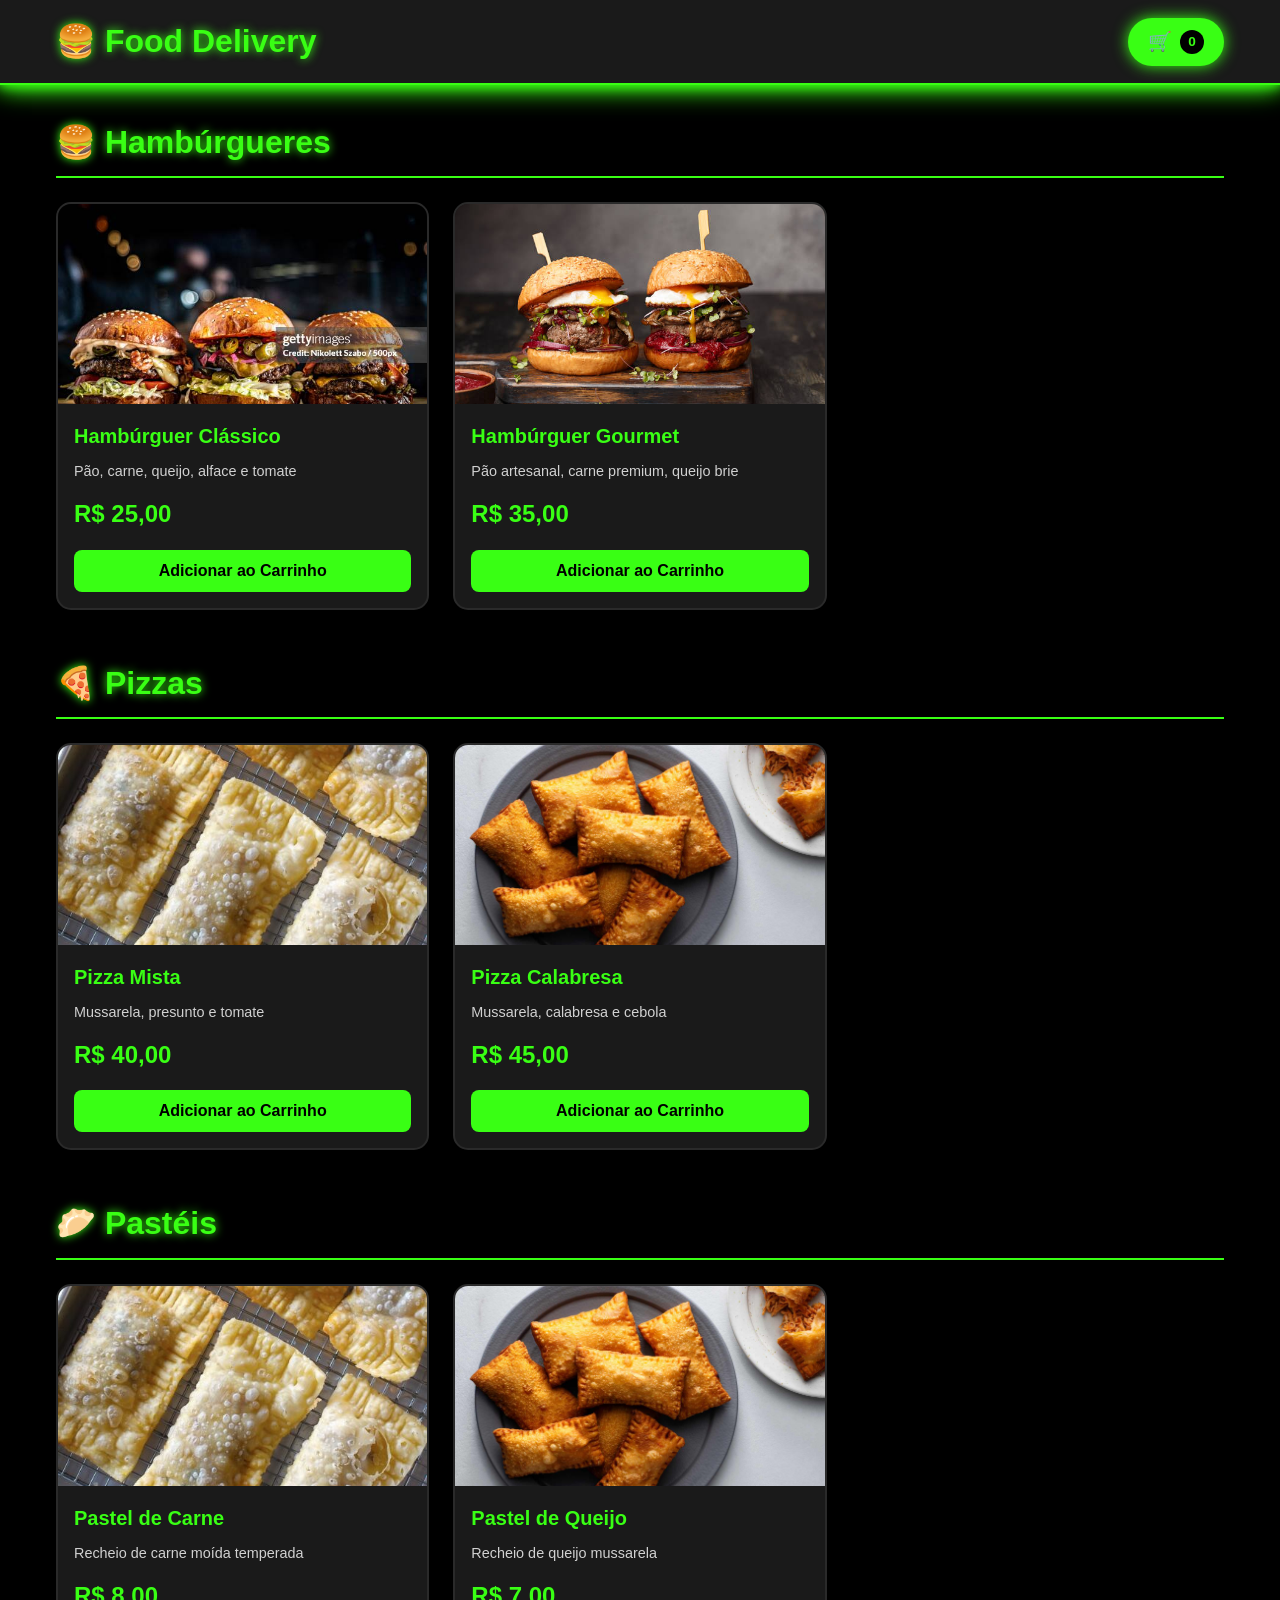
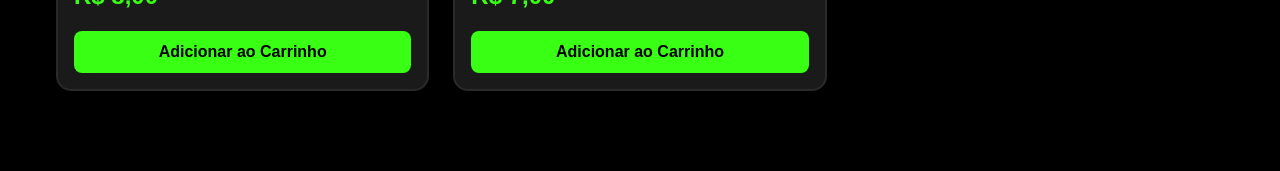
<file: hamburgueriadois/index.html>
<!DOCTYPE html>
<html lang="pt-BR">
<head>
    <meta charset="UTF-8">
    <meta name="viewport" content="width=device-width, initial-scale=1.0">
    <title>Food Delivery - Hambúrgueres, Pizzas e Pastéis</title>
    <link rel="stylesheet" href="styles.css">
</head>
<body>
    <!-- Header -->
    <header>
        <div class="container">
            <h1>🍔 Food Delivery</h1>
            <button class="cart-button" id="cartButton">
                <span class="cart-icon">🛒</span>
                <span class="cart-count" id="cartCount">0</span>
            </button>
        </div>
    </header>

    <!-- Main Content -->
    <main class="container">
        <!-- Hambúrgueres Section -->
        <section class="category-section">
            <h2 class="category-title">🍔 Hambúrgueres</h2>
            <div class="products-grid">
                <div class="product-card">
                    <img src="/food-delivery-site/food-delivery-site/assets/images/burger1.jpg" alt="Hambúrguer Clássico" class="product-image">
                    <div class="product-info">
                        <h3 class="product-name">Hambúrguer Clássico</h3>
                        <p class="product-description">Pão, carne, queijo, alface e tomate</p>
                        <p class="product-price">R$ 25,00</p>
                        <button class="add-to-cart-btn" data-id="burger1" data-name="Hambúrguer Clássico" data-price="25.00" data-type="burger">
                            Adicionar ao Carrinho
                        </button>
                    </div>
                </div>
                <div class="product-card">
                    <img src="/food-delivery-site/food-delivery-site/assets/images/burger2.jpg" alt="Hambúrguer Gourmet" class="product-image">
                    <div class="product-info">
                        <h3 class="product-name">Hambúrguer Gourmet</h3>
                        <p class="product-description">Pão artesanal, carne premium, queijo brie</p>
                        <p class="product-price">R$ 35,00</p>
                        <button class="add-to-cart-btn" data-id="burger2" data-name="Hambúrguer Gourmet" data-price="35.00" data-type="burger">
                            Adicionar ao Carrinho
                        </button>
                    </div>
                </div>
            </div>
        </section>

        <!-- Pizzas Section -->
        <section class="category-section">
            <h2 class="category-title">🍕 Pizzas</h2>
            <div class="products-grid">
                <div class="product-card">
                    <img src="/food-delivery-site/food-delivery-site/assets/images/pastel1.jpg" alt="Pizza Mista" class="product-image">
                    <div class="product-info">
                        <h3 class="product-name">Pizza Mista</h3>
                        <p class="product-description">Mussarela, presunto e tomate</p>
                        <p class="product-price">R$ 40,00</p>
                        <button class="add-to-cart-btn" data-id="pizza1" data-name="Pizza Mista" data-price="40.00" data-type="pizza">
                            Adicionar ao Carrinho
                        </button>
                    </div>
                </div>
                <div class="product-card">
                    <img src="/food-delivery-site/food-delivery-site/assets/images/pastel2.jpg" alt="Pizza Calabresa" class="product-image">
                    <div class="product-info">
                        <h3 class="product-name">Pizza Calabresa</h3>
                        <p class="product-description">Mussarela, calabresa e cebola</p>
                        <p class="product-price">R$ 45,00</p>
                        <button class="add-to-cart-btn" data-id="pizza2" data-name="Pizza Calabresa" data-price="45.00" data-type="pizza">
                            Adicionar ao Carrinho
                        </button>
                    </div>
                </div>
            </div>
        </section>

        <!-- Pastéis Section -->
        <section class="category-section">
            <h2 class="category-title">🥟 Pastéis</h2>
            <div class="products-grid">
                <div class="product-card">
                    <img src="/food-delivery-site/food-delivery-site/assets/images/pastel1.jpg" alt="Pastel de Carne" class="product-image">
                    <div class="product-info">
                        <h3 class="product-name">Pastel de Carne</h3>
                        <p class="product-description">Recheio de carne moída temperada</p>
                        <p class="product-price">R$ 8,00</p>
                        <button class="add-to-cart-btn" data-id="pastel1" data-name="Pastel de Carne" data-price="8.00" data-type="pastel">
                            Adicionar ao Carrinho
                        </button>
                    </div>
                </div>
                <div class="product-card">
                    <img src="/food-delivery-site/food-delivery-site/assets/images/pastel2.jpg" alt="Pastel de Queijo" class="product-image">
                    <div class="product-info">
                        <h3 class="product-name">Pastel de Queijo</h3>
                        <p class="product-description">Recheio de queijo mussarela</p>
                        <p class="product-price">R$ 7,00</p>
                        <button class="add-to-cart-btn" data-id="pastel2" data-name="Pastel de Queijo" data-price="7.00" data-type="pastel">
                            Adicionar ao Carrinho
                        </button>
                    </div>
                </div>
            </div>
        </section>
    </main>

    <!-- Cart Modal -->
    <div class="modal" id="cartModal">
        <div class="modal-content">
            <div class="modal-header">
                <h2>Meu Carrinho</h2>
                <button class="close-btn" id="closeCart">&times;</button>
            </div>
            <div class="modal-body" id="cartItems">
                <p class="empty-cart">Seu carrinho está vazio</p>
            </div>
            <div class="modal-footer">
                <div class="total-section">
                    <span class="total-label">Total:</span>
                    <span class="total-value" id="totalValue">R$ 0,00</span>
                </div>
                <button class="checkout-btn" id="checkoutBtn">Finalizar Pedido</button>
            </div>
        </div>
    </div>

    <!-- Promotion Popup -->
    <div class="popup" id="promoPopup">
        <div class="popup-content">
            <div class="popup-header">
                <h3>🎉 Promoção Especial!</h3>
                <button class="close-btn" id="closePromo">&times;</button>
            </div>
            <div class="popup-body">
                <p>Você ganhou um <strong>Refrigerante Grátis</strong> na compra de 2 pizzas!</p>
                <p class="promo-emoji">🥤</p>
            </div>
            <div class="popup-footer">
                <button class="ok-btn" id="okPromo">OK, Entendi!</button>
            </div>
        </div>
    </div>

    <script src="script.js"></script>
</body>
</html>
</file>
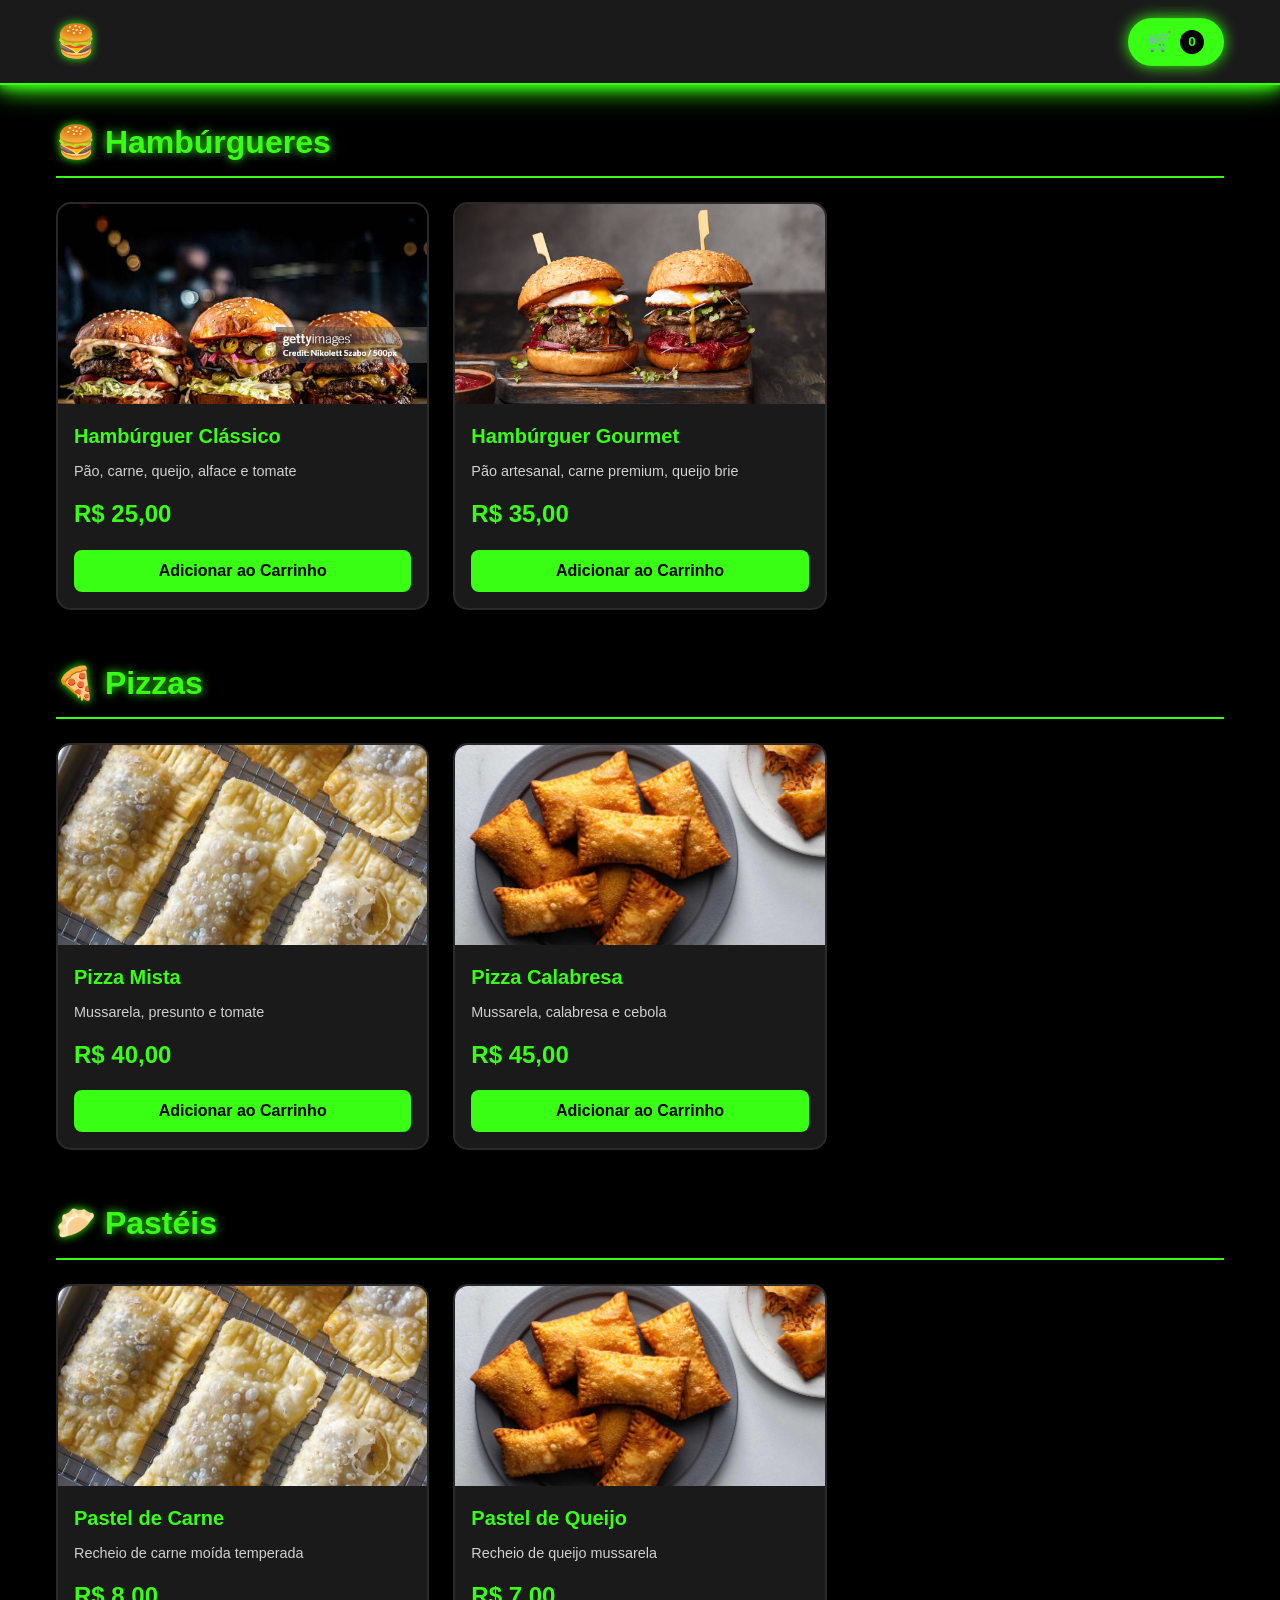
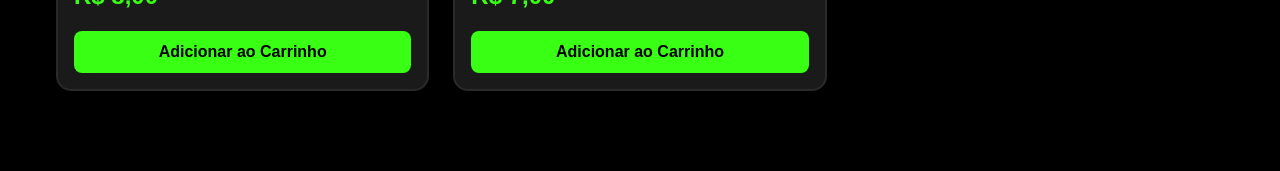
<file: food-delivery-site/food-delivery-site/index.html>
<!DOCTYPE html>
<html lang="pt-BR">
<head>
    <meta charset="UTF-8">
    <meta name="viewport" content="width=device-width, initial-scale=1.0">
    <title>Food Delivery - Hambúrgueres, Pizzas e Pastéis</title>
    <link rel="stylesheet" href="styles.css">
</head>
<body>
    <!-- Header -->
    <header>
        <div class="container">
            <h1>🍔</h1>
            <button class="cart-button" id="cartButton">
                <span class="cart-icon">🛒</span>
                <span class="cart-count" id="cartCount">0</span>
            </button>
        </div>
    </header>

    <!-- Main Content -->
    <main class="container">
        <!-- Hambúrgueres Section -->
        <section class="category-section">
            <h2 class="category-title">🍔 Hambúrgueres</h2>
            <div class="products-grid">
                <div class="product-card">
                    <img src="/food-delivery-site/food-delivery-site/assets/images/burger1.jpg" alt="Hambúrguer Clássico" class="product-image">
                    <div class="product-info">
                        <h3 class="product-name">Hambúrguer Clássico</h3>
                        <p class="product-description">Pão, carne, queijo, alface e tomate</p>
                        <p class="product-price">R$ 25,00</p>
                        <button class="add-to-cart-btn" data-id="burger1" data-name="Hambúrguer Clássico" data-price="25.00" data-type="burger">
                            Adicionar ao Carrinho
                        </button>
                    </div>
                </div>
                <div class="product-card">
                    <img src="/food-delivery-site/food-delivery-site/assets/images/burger2.jpg" alt="Hambúrguer Gourmet" class="product-image">
                    <div class="product-info">
                        <h3 class="product-name">Hambúrguer Gourmet</h3>
                        <p class="product-description">Pão artesanal, carne premium, queijo brie</p>
                        <p class="product-price">R$ 35,00</p>
                        <button class="add-to-cart-btn" data-id="burger2" data-name="Hambúrguer Gourmet" data-price="35.00" data-type="burger">
                            Adicionar ao Carrinho
                        </button>
                    </div>
                </div>
            </div>
        </section>

        <!-- Pizzas Section -->
        <section class="category-section">
            <h2 class="category-title">🍕 Pizzas</h2>
            <div class="products-grid">
                <div class="product-card">
                    <img src="/food-delivery-site/food-delivery-site/assets/images/pastel1.jpg" alt="Pizza Mista" class="product-image">
                    <div class="product-info">
                        <h3 class="product-name">Pizza Mista</h3>
                        <p class="product-description">Mussarela, presunto e tomate</p>
                        <p class="product-price">R$ 40,00</p>
                        <button class="add-to-cart-btn" data-id="pizza1" data-name="Pizza Mista" data-price="40.00" data-type="pizza">
                            Adicionar ao Carrinho
                        </button>
                    </div>
                </div>
                <div class="product-card">
                    <img src="/food-delivery-site/food-delivery-site/assets/images/pastel2.jpg" alt="Pizza Calabresa" class="product-image">
                    <div class="product-info">
                        <h3 class="product-name">Pizza Calabresa</h3>
                        <p class="product-description">Mussarela, calabresa e cebola</p>
                        <p class="product-price">R$ 45,00</p>
                        <button class="add-to-cart-btn" data-id="pizza2" data-name="Pizza Calabresa" data-price="45.00" data-type="pizza">
                            Adicionar ao Carrinho
                        </button>
                    </div>
                </div>
            </div>
        </section>

        <!-- Pastéis Section -->
        <section class="category-section">
            <h2 class="category-title">🥟 Pastéis</h2>
            <div class="products-grid">
                <div class="product-card">
                    <img src="/food-delivery-site/food-delivery-site/assets/images/pastel1.jpg" alt="Pastel de Carne" class="product-image">
                    <div class="product-info">
                        <h3 class="product-name">Pastel de Carne</h3>
                        <p class="product-description">Recheio de carne moída temperada</p>
                        <p class="product-price">R$ 8,00</p>
                        <button class="add-to-cart-btn" data-id="pastel1" data-name="Pastel de Carne" data-price="8.00" data-type="pastel">
                            Adicionar ao Carrinho
                        </button>
                    </div>
                </div>
                <div class="product-card">
                    <img src="/food-delivery-site/food-delivery-site/assets/images/pastel2.jpg" alt="Pastel de Queijo" class="product-image">
                    <div class="product-info">
                        <h3 class="product-name">Pastel de Queijo</h3>
                        <p class="product-description">Recheio de queijo mussarela</p>
                        <p class="product-price">R$ 7,00</p>
                        <button class="add-to-cart-btn" data-id="pastel2" data-name="Pastel de Queijo" data-price="7.00" data-type="pastel">
                            Adicionar ao Carrinho
                        </button>
                    </div>
                </div>
            </div>
        </section>
    </main>

    <!-- Cart Modal -->
    <div class="modal" id="cartModal">
        <div class="modal-content">
            <div class="modal-header">
                <h2>Meu Carrinho</h2>
                <button class="close-btn" id="closeCart">&times;</button>
            </div>
            <div class="modal-body" id="cartItems">
                <p class="empty-cart">Seu carrinho está vazio</p>
            </div>
            <div class="modal-footer">
                <div class="total-section">
                    <span class="total-label">Total:</span>
                    <span class="total-value" id="totalValue">R$ 0,00</span>
                </div>
                <button class="checkout-btn" id="checkoutBtn">Finalizar Pedido</button>
            </div>
        </div>
    </div>

    <!-- Promotion Popup -->
    <div class="popup" id="promoPopup">
        <div class="popup-content">
            <div class="popup-header">
                <h3>🎉 Promoção Especial!</h3>
                <button class="close-btn" id="closePromo">&times;</button>
            </div>
            <div class="popup-body">
                <p>Você ganhou um <strong>Refrigerante Grátis</strong> na compra de 2 pizzas!</p>
                <p class="promo-emoji">🥤</p>
            </div>
            <div class="popup-footer">
                <button class="ok-btn" id="okPromo">OK, Entendi!</button>
            </div>
        </div>
    </div>

    <script src="script.js"></script>
</body>
</html>
</file>
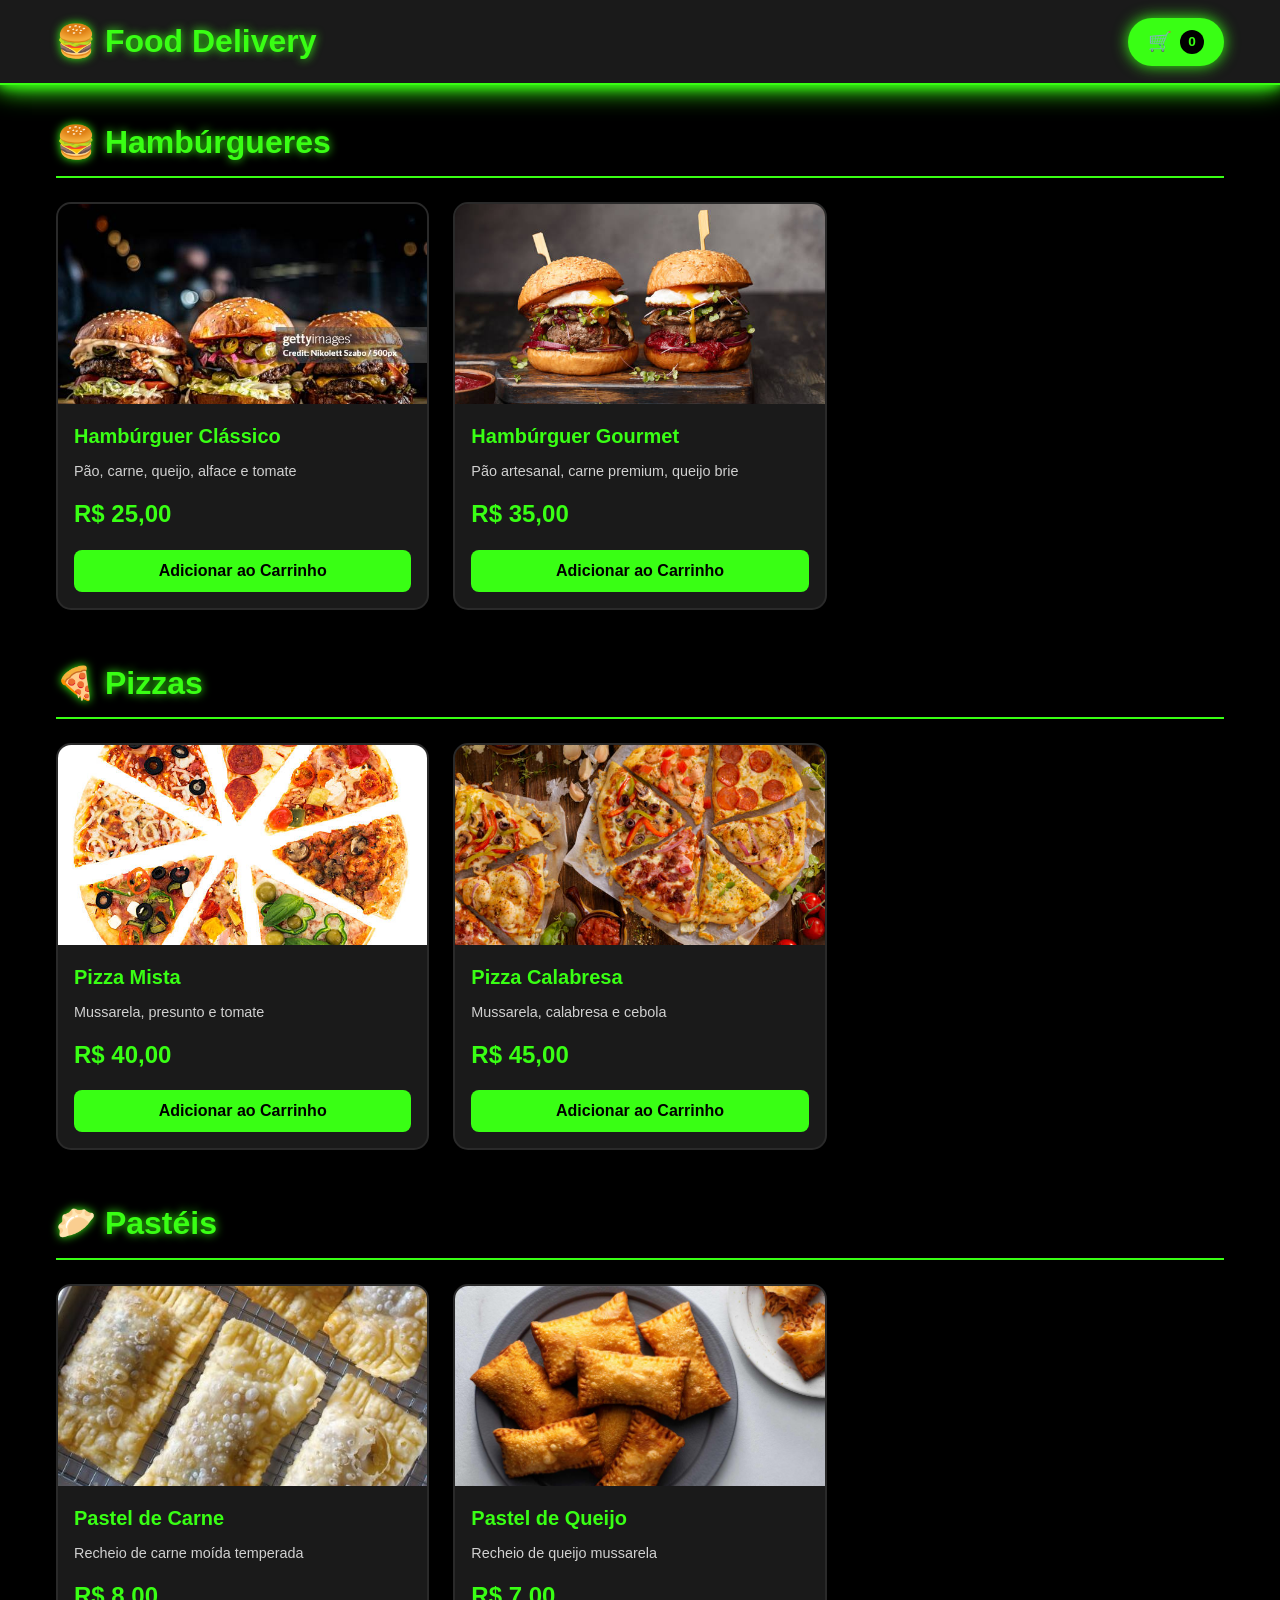
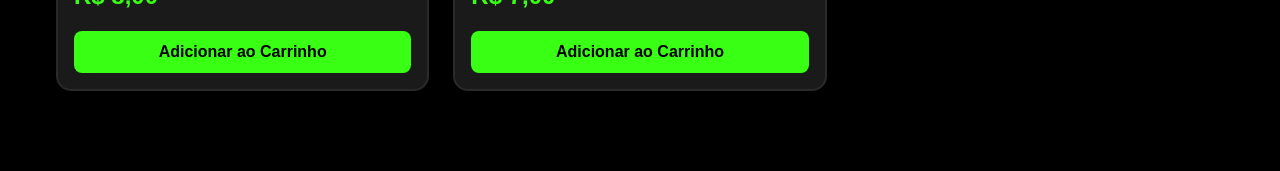
<file: hamburgueriadois/food-delivery-site/food-delivery-site/index.html>
<!DOCTYPE html>
<html lang="pt-BR">
<head>
    <meta charset="UTF-8">
    <meta name="viewport" content="width=device-width, initial-scale=1.0">
    <title>Food Delivery - Hambúrgueres, Pizzas e Pastéis</title>
    <link rel="stylesheet" href="styles.css">
</head>
<body>
    <!-- Header -->
    <header>
        <div class="container">
            <h1>🍔 Food Delivery</h1>
            <button class="cart-button" id="cartButton">
                <span class="cart-icon">🛒</span>
                <span class="cart-count" id="cartCount">0</span>
            </button>
        </div>
    </header>

    <!-- Main Content -->
    <main class="container">
        <!-- Hambúrgueres Section -->
        <section class="category-section">
            <h2 class="category-title">🍔 Hambúrgueres</h2>
            <div class="products-grid">
                <div class="product-card">
                    <img src="assets/images/burger1.jpg" alt="Hambúrguer Clássico" class="product-image">
                    <div class="product-info">
                        <h3 class="product-name">Hambúrguer Clássico</h3>
                        <p class="product-description">Pão, carne, queijo, alface e tomate</p>
                        <p class="product-price">R$ 25,00</p>
                        <button class="add-to-cart-btn" data-id="burger1" data-name="Hambúrguer Clássico" data-price="25.00" data-type="burger">
                            Adicionar ao Carrinho
                        </button>
                    </div>
                </div>
                <div class="product-card">
                    <img src="assets/images/burger2.jpg" alt="Hambúrguer Gourmet" class="product-image">
                    <div class="product-info">
                        <h3 class="product-name">Hambúrguer Gourmet</h3>
                        <p class="product-description">Pão artesanal, carne premium, queijo brie</p>
                        <p class="product-price">R$ 35,00</p>
                        <button class="add-to-cart-btn" data-id="burger2" data-name="Hambúrguer Gourmet" data-price="35.00" data-type="burger">
                            Adicionar ao Carrinho
                        </button>
                    </div>
                </div>
            </div>
        </section>

        <!-- Pizzas Section -->
        <section class="category-section">
            <h2 class="category-title">🍕 Pizzas</h2>
            <div class="products-grid">
                <div class="product-card">
                    <img src="assets/images/pizza1.jpg" alt="Pizza Mista" class="product-image">
                    <div class="product-info">
                        <h3 class="product-name">Pizza Mista</h3>
                        <p class="product-description">Mussarela, presunto e tomate</p>
                        <p class="product-price">R$ 40,00</p>
                        <button class="add-to-cart-btn" data-id="pizza1" data-name="Pizza Mista" data-price="40.00" data-type="pizza">
                            Adicionar ao Carrinho
                        </button>
                    </div>
                </div>
                <div class="product-card">
                    <img src="assets/images/pizza2.jpg" alt="Pizza Calabresa" class="product-image">
                    <div class="product-info">
                        <h3 class="product-name">Pizza Calabresa</h3>
                        <p class="product-description">Mussarela, calabresa e cebola</p>
                        <p class="product-price">R$ 45,00</p>
                        <button class="add-to-cart-btn" data-id="pizza2" data-name="Pizza Calabresa" data-price="45.00" data-type="pizza">
                            Adicionar ao Carrinho
                        </button>
                    </div>
                </div>
            </div>
        </section>

        <!-- Pastéis Section -->
        <section class="category-section">
            <h2 class="category-title">🥟 Pastéis</h2>
            <div class="products-grid">
                <div class="product-card">
                    <img src="assets/images/pastel1.jpg" alt="Pastel de Carne" class="product-image">
                    <div class="product-info">
                        <h3 class="product-name">Pastel de Carne</h3>
                        <p class="product-description">Recheio de carne moída temperada</p>
                        <p class="product-price">R$ 8,00</p>
                        <button class="add-to-cart-btn" data-id="pastel1" data-name="Pastel de Carne" data-price="8.00" data-type="pastel">
                            Adicionar ao Carrinho
                        </button>
                    </div>
                </div>
                <div class="product-card">
                    <img src="assets/images/pastel2.jpg" alt="Pastel de Queijo" class="product-image">
                    <div class="product-info">
                        <h3 class="product-name">Pastel de Queijo</h3>
                        <p class="product-description">Recheio de queijo mussarela</p>
                        <p class="product-price">R$ 7,00</p>
                        <button class="add-to-cart-btn" data-id="pastel2" data-name="Pastel de Queijo" data-price="7.00" data-type="pastel">
                            Adicionar ao Carrinho
                        </button>
                    </div>
                </div>
            </div>
        </section>
    </main>

    <!-- Cart Modal -->
    <div class="modal" id="cartModal">
        <div class="modal-content">
            <div class="modal-header">
                <h2>Meu Carrinho</h2>
                <button class="close-btn" id="closeCart">&times;</button>
            </div>
            <div class="modal-body" id="cartItems">
                <p class="empty-cart">Seu carrinho está vazio</p>
            </div>
            <div class="modal-footer">
                <div class="total-section">
                    <span class="total-label">Total:</span>
                    <span class="total-value" id="totalValue">R$ 0,00</span>
                </div>
                <button class="checkout-btn" id="checkoutBtn">Finalizar Pedido</button>
            </div>
        </div>
    </div>

    <!-- Promotion Popup -->
    <div class="popup" id="promoPopup">
        <div class="popup-content">
            <div class="popup-header">
                <h3>🎉 Promoção Especial!</h3>
                <button class="close-btn" id="closePromo">&times;</button>
            </div>
            <div class="popup-body">
                <p>Você ganhou um <strong>Refrigerante Grátis</strong> na compra de 2 pizzas!</p>
                <p class="promo-emoji">🥤</p>
            </div>
            <div class="popup-footer">
                <button class="ok-btn" id="okPromo">OK, Entendi!</button>
            </div>
        </div>
    </div>

    <script src="script.js"></script>
</body>
</html>
</file>
<file: hamburgueriadois/styles.css>
/* Reset e Configurações Básicas */
* {
    margin: 0;
    padding: 0;
    box-sizing: border-box;
}

:root {
    --neon-green: #39ff14;
    --dark-green: #00cc00;
    --black: #000000;
    --dark-gray: #1a1a1a;
    --light-gray: #2a2a2a;
    --white: #ffffff;
    --shadow-neon: 0 0 10px var(--neon-green), 0 0 20px var(--neon-green), 0 0 30px var(--neon-green);
}

body {
    font-family: 'Arial', sans-serif;
    background-color: var(--black);
    color: var(--white);
    line-height: 1.6;
    min-height: 100vh;
}

/* Header */
header {
    background-color: var(--dark-gray);
    border-bottom: 2px solid var(--neon-green);
    padding: 1rem 0;
    position: sticky;
    top: 0;
    z-index: 100;
    box-shadow: var(--shadow-neon);
}

header .container {
    display: flex;
    justify-content: space-between;
    align-items: center;
    padding: 0 1rem;
}

header h1 {
    color: var(--neon-green);
    font-size: 1.5rem;
    text-shadow: 0 0 10px var(--neon-green);
}

/* Cart Button */
.cart-button {
    background-color: var(--neon-green);
    color: var(--black);
    border: none;
    padding: 0.75rem 1.25rem;
    border-radius: 25px;
    font-size: 1rem;
    font-weight: bold;
    cursor: pointer;
    display: flex;
    align-items: center;
    gap: 0.5rem;
    transition: all 0.3s ease;
    box-shadow: 0 0 15px var(--neon-green);
}

.cart-button:hover {
    background-color: var(--dark-green);
    transform: scale(1.05);
    box-shadow: 0 0 25px var(--neon-green);
}

.cart-button:active {
    transform: scale(0.95);
}

.cart-icon {
    font-size: 1.2rem;
}

.cart-count {
    background-color: var(--black);
    color: var(--neon-green);
    border-radius: 50%;
    width: 24px;
    height: 24px;
    display: flex;
    align-items: center;
    justify-content: center;
    font-size: 0.85rem;
}

/* Container */
.container {
    max-width: 1200px;
    margin: 0 auto;
}

/* Main Content */
main {
    padding: 1.5rem 1rem;
}

/* Category Section */
.category-section {
    margin-bottom: 3rem;
}

.category-title {
    color: var(--neon-green);
    font-size: 1.75rem;
    margin-bottom: 1.5rem;
    text-shadow: 0 0 10px var(--neon-green);
    border-bottom: 2px solid var(--neon-green);
    padding-bottom: 0.5rem;
}

/* Products Grid */
.products-grid {
    display: grid;
    grid-template-columns: 1fr;
    gap: 1.5rem;
}

/* Product Card */
.product-card {
    background-color: var(--dark-gray);
    border: 2px solid var(--light-gray);
    border-radius: 15px;
    overflow: hidden;
    transition: all 0.3s ease;
}

.product-card:hover {
    border-color: var(--neon-green);
    box-shadow: 0 0 20px rgba(57, 255, 20, 0.3);
    transform: translateY(-5px);
}

.product-image {
    width: 100%;
    height: 200px;
    object-fit: cover;
    display: block;
}

.product-info {
    padding: 1rem;
}

.product-name {
    color: var(--neon-green);
    font-size: 1.25rem;
    margin-bottom: 0.5rem;
}

.product-description {
    color: var(--white);
    font-size: 0.9rem;
    margin-bottom: 0.75rem;
    opacity: 0.8;
}

.product-price {
    color: var(--neon-green);
    font-size: 1.5rem;
    font-weight: bold;
    margin-bottom: 1rem;
}

/* Add to Cart Button */
.add-to-cart-btn {
    width: 100%;
    background-color: var(--neon-green);
    color: var(--black);
    border: none;
    padding: 0.75rem;
    border-radius: 8px;
    font-size: 1rem;
    font-weight: bold;
    cursor: pointer;
    transition: all 0.3s ease;
}

.add-to-cart-btn:hover {
    background-color: var(--dark-green);
    box-shadow: 0 0 15px var(--neon-green);
}

.add-to-cart-btn:active {
    transform: scale(0.95);
}

/* Modal */
.modal {
    display: none;
    position: fixed;
    top: 0;
    left: 0;
    width: 100%;
    height: 100%;
    background-color: rgba(0, 0, 0, 0.9);
    z-index: 1000;
    overflow-y: auto;
}

.modal.active {
    display: flex;
    align-items: center;
    justify-content: center;
    padding: 1rem;
}

.modal-content {
    background-color: var(--dark-gray);
    border: 2px solid var(--neon-green);
    border-radius: 15px;
    width: 100%;
    max-width: 500px;
    max-height: 90vh;
    display: flex;
    flex-direction: column;
    box-shadow: var(--shadow-neon);
}

.modal-header {
    display: flex;
    justify-content: space-between;
    align-items: center;
    padding: 1.5rem;
    border-bottom: 2px solid var(--neon-green);
}

.modal-header h2 {
    color: var(--neon-green);
    font-size: 1.5rem;
}

.close-btn {
    background: none;
    border: none;
    color: var(--neon-green);
    font-size: 2rem;
    cursor: pointer;
    line-height: 1;
    transition: all 0.3s ease;
}

.close-btn:hover {
    color: var(--dark-green);
    transform: rotate(90deg);
}

.modal-body {
    padding: 1.5rem;
    overflow-y: auto;
    flex: 1;
}

.empty-cart {
    text-align: center;
    color: var(--white);
    opacity: 0.6;
    padding: 2rem;
}

/* Cart Item */
.cart-item {
    background-color: var(--light-gray);
    border: 1px solid var(--neon-green);
    border-radius: 10px;
    padding: 1rem;
    margin-bottom: 1rem;
    display: flex;
    justify-content: space-between;
    align-items: center;
}

.cart-item-info {
    flex: 1;
}

.cart-item-name {
    color: var(--neon-green);
    font-size: 1.1rem;
    margin-bottom: 0.25rem;
}

.cart-item-price {
    color: var(--white);
    font-size: 0.9rem;
}

.cart-item-quantity {
    color: var(--neon-green);
    font-size: 0.9rem;
    margin-top: 0.25rem;
}

.remove-item-btn {
    background-color: #ff3333;
    color: var(--white);
    border: none;
    padding: 0.5rem 1rem;
    border-radius: 5px;
    cursor: pointer;
    font-size: 0.9rem;
    transition: all 0.3s ease;
}

.remove-item-btn:hover {
    background-color: #cc0000;
    box-shadow: 0 0 10px #ff3333;
}

.modal-footer {
    padding: 1.5rem;
    border-top: 2px solid var(--neon-green);
}

.total-section {
    display: flex;
    justify-content: space-between;
    align-items: center;
    margin-bottom: 1rem;
    font-size: 1.25rem;
}

.total-label {
    color: var(--white);
    font-weight: bold;
}

.total-value {
    color: var(--neon-green);
    font-weight: bold;
    font-size: 1.5rem;
}

.checkout-btn {
    width: 100%;
    background-color: var(--neon-green);
    color: var(--black);
    border: none;
    padding: 1rem;
    border-radius: 8px;
    font-size: 1.1rem;
    font-weight: bold;
    cursor: pointer;
    transition: all 0.3s ease;
}

.checkout-btn:hover {
    background-color: var(--dark-green);
    box-shadow: 0 0 20px var(--neon-green);
}

.checkout-btn:active {
    transform: scale(0.95);
}

.checkout-btn:disabled {
    background-color: var(--light-gray);
    color: var(--white);
    opacity: 0.5;
    cursor: not-allowed;
}

/* Popup */
.popup {
    display: none;
    position: fixed;
    top: 0;
    left: 0;
    width: 100%;
    height: 100%;
    background-color: rgba(0, 0, 0, 0.95);
    z-index: 2000;
}

.popup.active {
    display: flex;
    align-items: center;
    justify-content: center;
    padding: 1rem;
}

.popup-content {
    background-color: var(--dark-gray);
    border: 3px solid var(--neon-green);
    border-radius: 15px;
    width: 100%;
    max-width: 400px;
    box-shadow: var(--shadow-neon);
    animation: popupBounce 0.5s ease;
}

@keyframes popupBounce {
    0% {
        transform: scale(0.5);
        opacity: 0;
    }
    50% {
        transform: scale(1.1);
    }
    100% {
        transform: scale(1);
        opacity: 1;
    }
}

.popup-header {
    display: flex;
    justify-content: space-between;
    align-items: center;
    padding: 1.5rem;
    border-bottom: 2px solid var(--neon-green);
}

.popup-header h3 {
    color: var(--neon-green);
    font-size: 1.3rem;
}

.popup-body {
    padding: 2rem 1.5rem;
    text-align: center;
}

.popup-body p {
    color: var(--white);
    font-size: 1.1rem;
    margin-bottom: 1rem;
}

.popup-body strong {
    color: var(--neon-green);
}

.promo-emoji {
    font-size: 4rem;
    margin: 1rem 0;
}

.popup-footer {
    padding: 1.5rem;
    border-top: 2px solid var(--neon-green);
}

.ok-btn {
    width: 100%;
    background-color: var(--neon-green);
    color: var(--black);
    border: none;
    padding: 1rem;
    border-radius: 8px;
    font-size: 1.1rem;
    font-weight: bold;
    cursor: pointer;
    transition: all 0.3s ease;
}

.ok-btn:hover {
    background-color: var(--dark-green);
    box-shadow: 0 0 20px var(--neon-green);
}

/* Responsive Design - Tablet */
@media (min-width: 768px) {
    .products-grid {
        grid-template-columns: repeat(2, 1fr);
    }

    header h1 {
        font-size: 2rem;
    }

    .category-title {
        font-size: 2rem;
    }
}

/* Responsive Design - Desktop */
@media (min-width: 1024px) {
    .products-grid {
        grid-template-columns: repeat(3, 1fr);
    }

    main {
        padding: 2rem 1rem;
    }
}
</file>
<file: food-delivery-site/food-delivery-site/styles.css>
/* Reset e Configurações Básicas */
* {
    margin: 0;
    padding: 0;
    box-sizing: border-box;
}

:root {
    --neon-green: #39ff14;
    --dark-green: #00cc00;
    --black: #000000;
    --dark-gray: #1a1a1a;
    --light-gray: #2a2a2a;
    --white: #ffffff;
    --shadow-neon: 0 0 10px var(--neon-green), 0 0 20px var(--neon-green), 0 0 30px var(--neon-green);
}

body {
    font-family: 'Arial', sans-serif;
    background-color: var(--black);
    color: var(--white);
    line-height: 1.6;
    min-height: 100vh;
}

/* Header */
header {
    background-color: var(--dark-gray);
    border-bottom: 2px solid var(--neon-green);
    padding: 1rem 0;
    position: sticky;
    top: 0;
    z-index: 100;
    box-shadow: var(--shadow-neon);
}

header .container {
    display: flex;
    justify-content: space-between;
    align-items: center;
    padding: 0 1rem;
}

header h1 {
    color: var(--neon-green);
    font-size: 1.5rem;
    text-shadow: 0 0 10px var(--neon-green);
}

/* Cart Button */
.cart-button {
    background-color: var(--neon-green);
    color: var(--black);
    border: none;
    padding: 0.75rem 1.25rem;
    border-radius: 25px;
    font-size: 1rem;
    font-weight: bold;
    cursor: pointer;
    display: flex;
    align-items: center;
    gap: 0.5rem;
    transition: all 0.3s ease;
    box-shadow: 0 0 15px var(--neon-green);
}

.cart-button:hover {
    background-color: var(--dark-green);
    transform: scale(1.05);
    box-shadow: 0 0 25px var(--neon-green);
}

.cart-button:active {
    transform: scale(0.95);
}

.cart-icon {
    font-size: 1.2rem;
}

.cart-count {
    background-color: var(--black);
    color: var(--neon-green);
    border-radius: 50%;
    width: 24px;
    height: 24px;
    display: flex;
    align-items: center;
    justify-content: center;
    font-size: 0.85rem;
}

/* Container */
.container {
    max-width: 1200px;
    margin: 0 auto;
}

/* Main Content */
main {
    padding: 1.5rem 1rem;
}

/* Category Section */
.category-section {
    margin-bottom: 3rem;
}

.category-title {
    color: var(--neon-green);
    font-size: 1.75rem;
    margin-bottom: 1.5rem;
    text-shadow: 0 0 10px var(--neon-green);
    border-bottom: 2px solid var(--neon-green);
    padding-bottom: 0.5rem;
}

/* Products Grid */
.products-grid {
    display: grid;
    grid-template-columns: 1fr;
    gap: 1.5rem;
}

/* Product Card */
.product-card {
    background-color: var(--dark-gray);
    border: 2px solid var(--light-gray);
    border-radius: 15px;
    overflow: hidden;
    transition: all 0.3s ease;
}

.product-card:hover {
    border-color: var(--neon-green);
    box-shadow: 0 0 20px rgba(57, 255, 20, 0.3);
    transform: translateY(-5px);
}

.product-image {
    width: 100%;
    height: 200px;
    object-fit: cover;
    display: block;
}

.product-info {
    padding: 1rem;
}

.product-name {
    color: var(--neon-green);
    font-size: 1.25rem;
    margin-bottom: 0.5rem;
}

.product-description {
    color: var(--white);
    font-size: 0.9rem;
    margin-bottom: 0.75rem;
    opacity: 0.8;
}

.product-price {
    color: var(--neon-green);
    font-size: 1.5rem;
    font-weight: bold;
    margin-bottom: 1rem;
}

/* Add to Cart Button */
.add-to-cart-btn {
    width: 100%;
    background-color: var(--neon-green);
    color: var(--black);
    border: none;
    padding: 0.75rem;
    border-radius: 8px;
    font-size: 1rem;
    font-weight: bold;
    cursor: pointer;
    transition: all 0.3s ease;
}

.add-to-cart-btn:hover {
    background-color: var(--dark-green);
    box-shadow: 0 0 15px var(--neon-green);
}

.add-to-cart-btn:active {
    transform: scale(0.95);
}

/* Modal */
.modal {
    display: none;
    position: fixed;
    top: 0;
    left: 0;
    width: 100%;
    height: 100%;
    background-color: rgba(0, 0, 0, 0.9);
    z-index: 1000;
    overflow-y: auto;
}

.modal.active {
    display: flex;
    align-items: center;
    justify-content: center;
    padding: 1rem;
}

.modal-content {
    background-color: var(--dark-gray);
    border: 2px solid var(--neon-green);
    border-radius: 15px;
    width: 100%;
    max-width: 500px;
    max-height: 90vh;
    display: flex;
    flex-direction: column;
    box-shadow: var(--shadow-neon);
}

.modal-header {
    display: flex;
    justify-content: space-between;
    align-items: center;
    padding: 1.5rem;
    border-bottom: 2px solid var(--neon-green);
}

.modal-header h2 {
    color: var(--neon-green);
    font-size: 1.5rem;
}

.close-btn {
    background: none;
    border: none;
    color: var(--neon-green);
    font-size: 2rem;
    cursor: pointer;
    line-height: 1;
    transition: all 0.3s ease;
}

.close-btn:hover {
    color: var(--dark-green);
    transform: rotate(90deg);
}

.modal-body {
    padding: 1.5rem;
    overflow-y: auto;
    flex: 1;
}

.empty-cart {
    text-align: center;
    color: var(--white);
    opacity: 0.6;
    padding: 2rem;
}

/* Cart Item */
.cart-item {
    background-color: var(--light-gray);
    border: 1px solid var(--neon-green);
    border-radius: 10px;
    padding: 1rem;
    margin-bottom: 1rem;
    display: flex;
    justify-content: space-between;
    align-items: center;
}

.cart-item-info {
    flex: 1;
}

.cart-item-name {
    color: var(--neon-green);
    font-size: 1.1rem;
    margin-bottom: 0.25rem;
}

.cart-item-price {
    color: var(--white);
    font-size: 0.9rem;
}

.cart-item-quantity {
    color: var(--neon-green);
    font-size: 0.9rem;
    margin-top: 0.25rem;
}

.remove-item-btn {
    background-color: #ff3333;
    color: var(--white);
    border: none;
    padding: 0.5rem 1rem;
    border-radius: 5px;
    cursor: pointer;
    font-size: 0.9rem;
    transition: all 0.3s ease;
}

.remove-item-btn:hover {
    background-color: #cc0000;
    box-shadow: 0 0 10px #ff3333;
}

.modal-footer {
    padding: 1.5rem;
    border-top: 2px solid var(--neon-green);
}

.total-section {
    display: flex;
    justify-content: space-between;
    align-items: center;
    margin-bottom: 1rem;
    font-size: 1.25rem;
}

.total-label {
    color: var(--white);
    font-weight: bold;
}

.total-value {
    color: var(--neon-green);
    font-weight: bold;
    font-size: 1.5rem;
}

.checkout-btn {
    width: 100%;
    background-color: var(--neon-green);
    color: var(--black);
    border: none;
    padding: 1rem;
    border-radius: 8px;
    font-size: 1.1rem;
    font-weight: bold;
    cursor: pointer;
    transition: all 0.3s ease;
}

.checkout-btn:hover {
    background-color: var(--dark-green);
    box-shadow: 0 0 20px var(--neon-green);
}

.checkout-btn:active {
    transform: scale(0.95);
}

.checkout-btn:disabled {
    background-color: var(--light-gray);
    color: var(--white);
    opacity: 0.5;
    cursor: not-allowed;
}

/* Popup */
.popup {
    display: none;
    position: fixed;
    top: 0;
    left: 0;
    width: 100%;
    height: 100%;
    background-color: rgba(0, 0, 0, 0.95);
    z-index: 2000;
}

.popup.active {
    display: flex;
    align-items: center;
    justify-content: center;
    padding: 1rem;
}

.popup-content {
    background-color: var(--dark-gray);
    border: 3px solid var(--neon-green);
    border-radius: 15px;
    width: 100%;
    max-width: 400px;
    box-shadow: var(--shadow-neon);
    animation: popupBounce 0.5s ease;
}

@keyframes popupBounce {
    0% {
        transform: scale(0.5);
        opacity: 0;
    }
    50% {
        transform: scale(1.1);
    }
    100% {
        transform: scale(1);
        opacity: 1;
    }
}

.popup-header {
    display: flex;
    justify-content: space-between;
    align-items: center;
    padding: 1.5rem;
    border-bottom: 2px solid var(--neon-green);
}

.popup-header h3 {
    color: var(--neon-green);
    font-size: 1.3rem;
}

.popup-body {
    padding: 2rem 1.5rem;
    text-align: center;
}

.popup-body p {
    color: var(--white);
    font-size: 1.1rem;
    margin-bottom: 1rem;
}

.popup-body strong {
    color: var(--neon-green);
}

.promo-emoji {
    font-size: 4rem;
    margin: 1rem 0;
}

.popup-footer {
    padding: 1.5rem;
    border-top: 2px solid var(--neon-green);
}

.ok-btn {
    width: 100%;
    background-color: var(--neon-green);
    color: var(--black);
    border: none;
    padding: 1rem;
    border-radius: 8px;
    font-size: 1.1rem;
    font-weight: bold;
    cursor: pointer;
    transition: all 0.3s ease;
}

.ok-btn:hover {
    background-color: var(--dark-green);
    box-shadow: 0 0 20px var(--neon-green);
}

/* Responsive Design - Tablet */
@media (min-width: 768px) {
    .products-grid {
        grid-template-columns: repeat(2, 1fr);
    }

    header h1 {
        font-size: 2rem;
    }

    .category-title {
        font-size: 2rem;
    }
}

/* Responsive Design - Desktop */
@media (min-width: 1024px) {
    .products-grid {
        grid-template-columns: repeat(3, 1fr);
    }

    main {
        padding: 2rem 1rem;
    }
}
</file>
<file: hamburgueriadois/food-delivery-site/food-delivery-site/styles.css>
/* Reset e Configurações Básicas */
* {
    margin: 0;
    padding: 0;
    box-sizing: border-box;
}

:root {
    --neon-green: #39ff14;
    --dark-green: #00cc00;
    --black: #000000;
    --dark-gray: #1a1a1a;
    --light-gray: #2a2a2a;
    --white: #ffffff;
    --shadow-neon: 0 0 10px var(--neon-green), 0 0 20px var(--neon-green), 0 0 30px var(--neon-green);
}

body {
    font-family: 'Arial', sans-serif;
    background-color: var(--black);
    color: var(--white);
    line-height: 1.6;
    min-height: 100vh;
}

/* Header */
header {
    background-color: var(--dark-gray);
    border-bottom: 2px solid var(--neon-green);
    padding: 1rem 0;
    position: sticky;
    top: 0;
    z-index: 100;
    box-shadow: var(--shadow-neon);
}

header .container {
    display: flex;
    justify-content: space-between;
    align-items: center;
    padding: 0 1rem;
}

header h1 {
    color: var(--neon-green);
    font-size: 1.5rem;
    text-shadow: 0 0 10px var(--neon-green);
}

/* Cart Button */
.cart-button {
    background-color: var(--neon-green);
    color: var(--black);
    border: none;
    padding: 0.75rem 1.25rem;
    border-radius: 25px;
    font-size: 1rem;
    font-weight: bold;
    cursor: pointer;
    display: flex;
    align-items: center;
    gap: 0.5rem;
    transition: all 0.3s ease;
    box-shadow: 0 0 15px var(--neon-green);
}

.cart-button:hover {
    background-color: var(--dark-green);
    transform: scale(1.05);
    box-shadow: 0 0 25px var(--neon-green);
}

.cart-button:active {
    transform: scale(0.95);
}

.cart-icon {
    font-size: 1.2rem;
}

.cart-count {
    background-color: var(--black);
    color: var(--neon-green);
    border-radius: 50%;
    width: 24px;
    height: 24px;
    display: flex;
    align-items: center;
    justify-content: center;
    font-size: 0.85rem;
}

/* Container */
.container {
    max-width: 1200px;
    margin: 0 auto;
}

/* Main Content */
main {
    padding: 1.5rem 1rem;
}

/* Category Section */
.category-section {
    margin-bottom: 3rem;
}

.category-title {
    color: var(--neon-green);
    font-size: 1.75rem;
    margin-bottom: 1.5rem;
    text-shadow: 0 0 10px var(--neon-green);
    border-bottom: 2px solid var(--neon-green);
    padding-bottom: 0.5rem;
}

/* Products Grid */
.products-grid {
    display: grid;
    grid-template-columns: 1fr;
    gap: 1.5rem;
}

/* Product Card */
.product-card {
    background-color: var(--dark-gray);
    border: 2px solid var(--light-gray);
    border-radius: 15px;
    overflow: hidden;
    transition: all 0.3s ease;
}

.product-card:hover {
    border-color: var(--neon-green);
    box-shadow: 0 0 20px rgba(57, 255, 20, 0.3);
    transform: translateY(-5px);
}

.product-image {
    width: 100%;
    height: 200px;
    object-fit: cover;
    display: block;
}

.product-info {
    padding: 1rem;
}

.product-name {
    color: var(--neon-green);
    font-size: 1.25rem;
    margin-bottom: 0.5rem;
}

.product-description {
    color: var(--white);
    font-size: 0.9rem;
    margin-bottom: 0.75rem;
    opacity: 0.8;
}

.product-price {
    color: var(--neon-green);
    font-size: 1.5rem;
    font-weight: bold;
    margin-bottom: 1rem;
}

/* Add to Cart Button */
.add-to-cart-btn {
    width: 100%;
    background-color: var(--neon-green);
    color: var(--black);
    border: none;
    padding: 0.75rem;
    border-radius: 8px;
    font-size: 1rem;
    font-weight: bold;
    cursor: pointer;
    transition: all 0.3s ease;
}

.add-to-cart-btn:hover {
    background-color: var(--dark-green);
    box-shadow: 0 0 15px var(--neon-green);
}

.add-to-cart-btn:active {
    transform: scale(0.95);
}

/* Modal */
.modal {
    display: none;
    position: fixed;
    top: 0;
    left: 0;
    width: 100%;
    height: 100%;
    background-color: rgba(0, 0, 0, 0.9);
    z-index: 1000;
    overflow-y: auto;
}

.modal.active {
    display: flex;
    align-items: center;
    justify-content: center;
    padding: 1rem;
}

.modal-content {
    background-color: var(--dark-gray);
    border: 2px solid var(--neon-green);
    border-radius: 15px;
    width: 100%;
    max-width: 500px;
    max-height: 90vh;
    display: flex;
    flex-direction: column;
    box-shadow: var(--shadow-neon);
}

.modal-header {
    display: flex;
    justify-content: space-between;
    align-items: center;
    padding: 1.5rem;
    border-bottom: 2px solid var(--neon-green);
}

.modal-header h2 {
    color: var(--neon-green);
    font-size: 1.5rem;
}

.close-btn {
    background: none;
    border: none;
    color: var(--neon-green);
    font-size: 2rem;
    cursor: pointer;
    line-height: 1;
    transition: all 0.3s ease;
}

.close-btn:hover {
    color: var(--dark-green);
    transform: rotate(90deg);
}

.modal-body {
    padding: 1.5rem;
    overflow-y: auto;
    flex: 1;
}

.empty-cart {
    text-align: center;
    color: var(--white);
    opacity: 0.6;
    padding: 2rem;
}

/* Cart Item */
.cart-item {
    background-color: var(--light-gray);
    border: 1px solid var(--neon-green);
    border-radius: 10px;
    padding: 1rem;
    margin-bottom: 1rem;
    display: flex;
    justify-content: space-between;
    align-items: center;
}

.cart-item-info {
    flex: 1;
}

.cart-item-name {
    color: var(--neon-green);
    font-size: 1.1rem;
    margin-bottom: 0.25rem;
}

.cart-item-price {
    color: var(--white);
    font-size: 0.9rem;
}

.cart-item-quantity {
    color: var(--neon-green);
    font-size: 0.9rem;
    margin-top: 0.25rem;
}

.remove-item-btn {
    background-color: #ff3333;
    color: var(--white);
    border: none;
    padding: 0.5rem 1rem;
    border-radius: 5px;
    cursor: pointer;
    font-size: 0.9rem;
    transition: all 0.3s ease;
}

.remove-item-btn:hover {
    background-color: #cc0000;
    box-shadow: 0 0 10px #ff3333;
}

.modal-footer {
    padding: 1.5rem;
    border-top: 2px solid var(--neon-green);
}

.total-section {
    display: flex;
    justify-content: space-between;
    align-items: center;
    margin-bottom: 1rem;
    font-size: 1.25rem;
}

.total-label {
    color: var(--white);
    font-weight: bold;
}

.total-value {
    color: var(--neon-green);
    font-weight: bold;
    font-size: 1.5rem;
}

.checkout-btn {
    width: 100%;
    background-color: var(--neon-green);
    color: var(--black);
    border: none;
    padding: 1rem;
    border-radius: 8px;
    font-size: 1.1rem;
    font-weight: bold;
    cursor: pointer;
    transition: all 0.3s ease;
}

.checkout-btn:hover {
    background-color: var(--dark-green);
    box-shadow: 0 0 20px var(--neon-green);
}

.checkout-btn:active {
    transform: scale(0.95);
}

.checkout-btn:disabled {
    background-color: var(--light-gray);
    color: var(--white);
    opacity: 0.5;
    cursor: not-allowed;
}

/* Popup */
.popup {
    display: none;
    position: fixed;
    top: 0;
    left: 0;
    width: 100%;
    height: 100%;
    background-color: rgba(0, 0, 0, 0.95);
    z-index: 2000;
}

.popup.active {
    display: flex;
    align-items: center;
    justify-content: center;
    padding: 1rem;
}

.popup-content {
    background-color: var(--dark-gray);
    border: 3px solid var(--neon-green);
    border-radius: 15px;
    width: 100%;
    max-width: 400px;
    box-shadow: var(--shadow-neon);
    animation: popupBounce 0.5s ease;
}

@keyframes popupBounce {
    0% {
        transform: scale(0.5);
        opacity: 0;
    }
    50% {
        transform: scale(1.1);
    }
    100% {
        transform: scale(1);
        opacity: 1;
    }
}

.popup-header {
    display: flex;
    justify-content: space-between;
    align-items: center;
    padding: 1.5rem;
    border-bottom: 2px solid var(--neon-green);
}

.popup-header h3 {
    color: var(--neon-green);
    font-size: 1.3rem;
}

.popup-body {
    padding: 2rem 1.5rem;
    text-align: center;
}

.popup-body p {
    color: var(--white);
    font-size: 1.1rem;
    margin-bottom: 1rem;
}

.popup-body strong {
    color: var(--neon-green);
}

.promo-emoji {
    font-size: 4rem;
    margin: 1rem 0;
}

.popup-footer {
    padding: 1.5rem;
    border-top: 2px solid var(--neon-green);
}

.ok-btn {
    width: 100%;
    background-color: var(--neon-green);
    color: var(--black);
    border: none;
    padding: 1rem;
    border-radius: 8px;
    font-size: 1.1rem;
    font-weight: bold;
    cursor: pointer;
    transition: all 0.3s ease;
}

.ok-btn:hover {
    background-color: var(--dark-green);
    box-shadow: 0 0 20px var(--neon-green);
}

/* Responsive Design - Tablet */
@media (min-width: 768px) {
    .products-grid {
        grid-template-columns: repeat(2, 1fr);
    }

    header h1 {
        font-size: 2rem;
    }

    .category-title {
        font-size: 2rem;
    }
}

/* Responsive Design - Desktop */
@media (min-width: 1024px) {
    .products-grid {
        grid-template-columns: repeat(3, 1fr);
    }

    main {
        padding: 2rem 1rem;
    }
}
</file>
